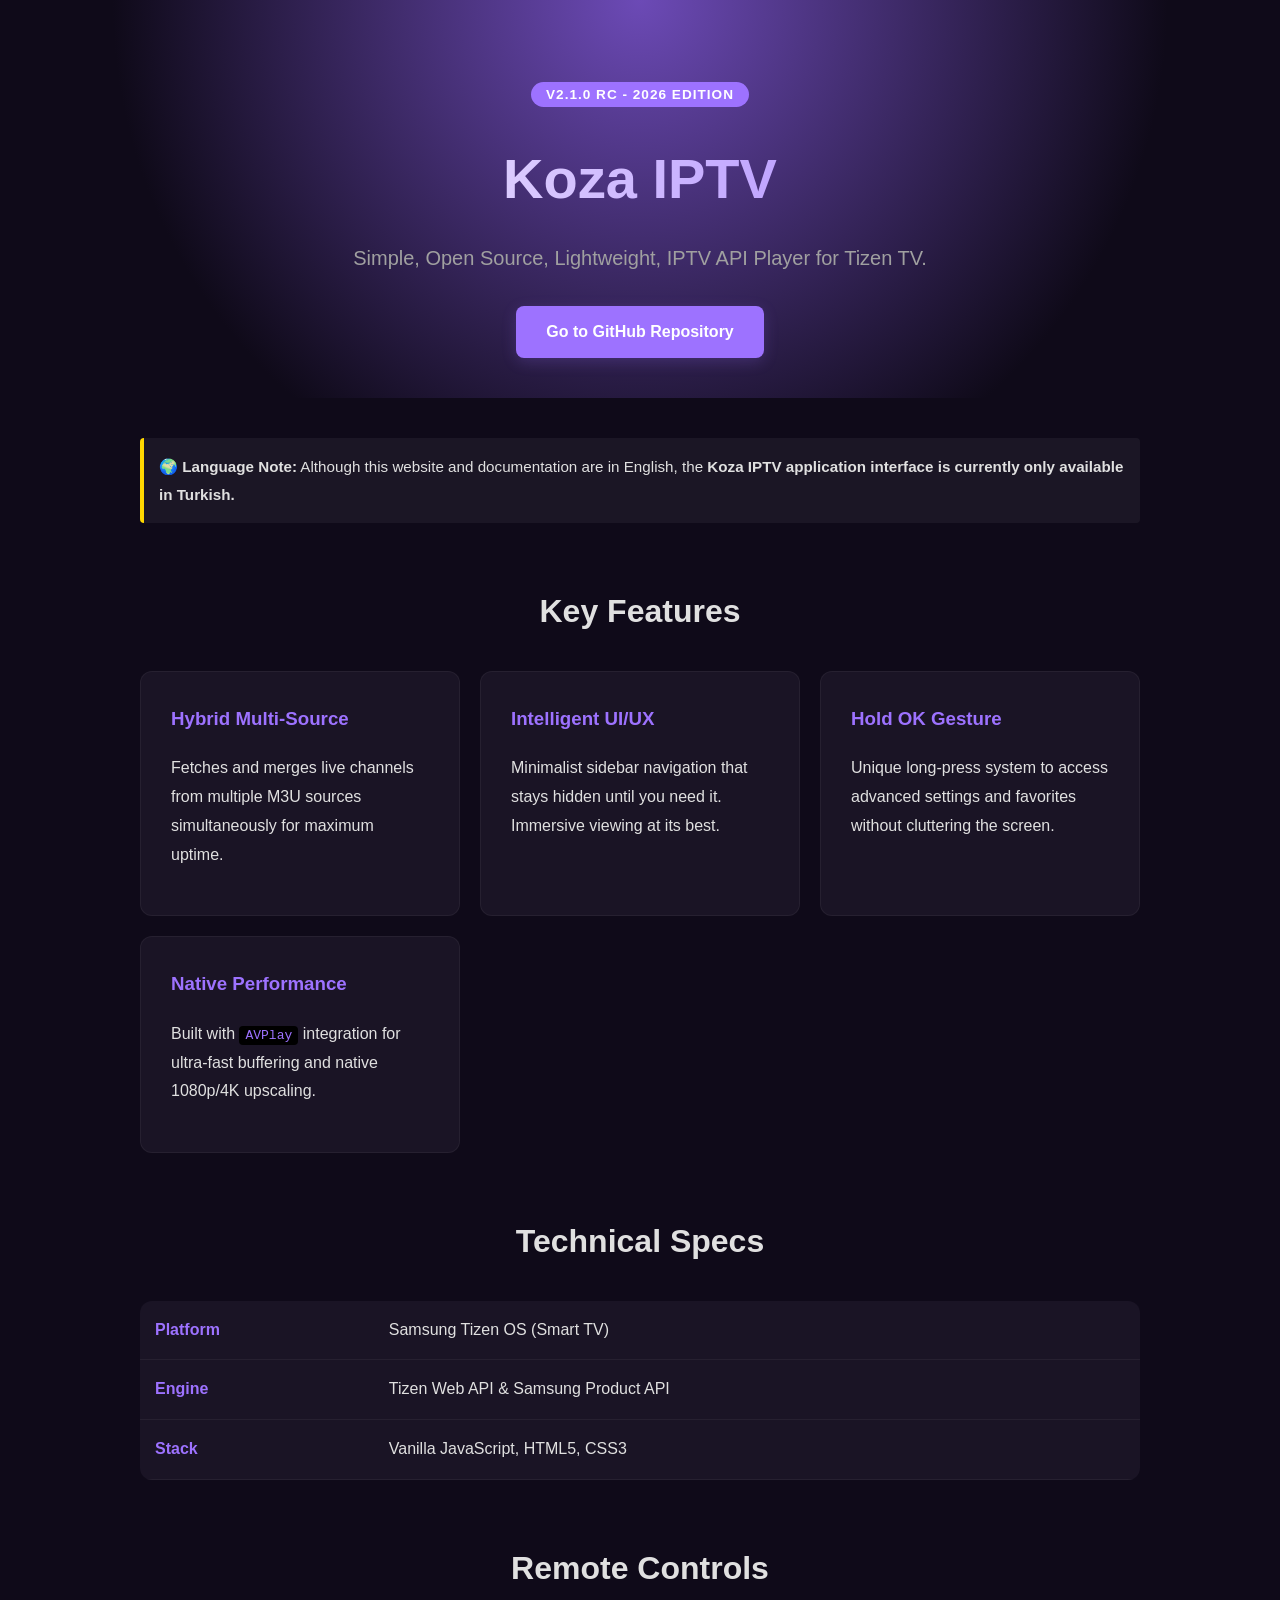
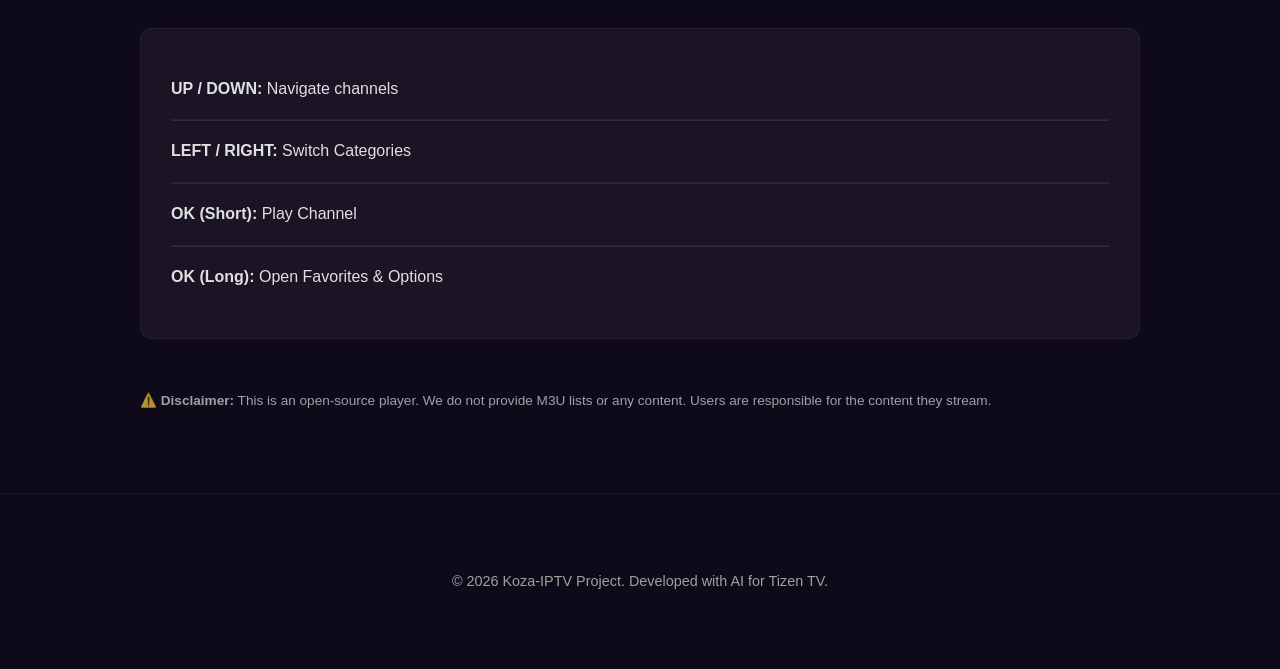
<file: docs/index.html>
<!DOCTYPE html>
<html lang="en">
<head>
    <meta charset="UTF-8">
    <meta name="viewport" content="width=device-width, initial-scale=1.0">
    <title>Koza IPTV | For Tizen TV </title>
    <style>
        :root {
            --bg-color: #0f0a19;
            --card-bg: #1a1425;
            --primary-purple: #9d72ff;
            --secondary-purple: #6c4ab6;
            --text-main: #e0e0e0;
            --text-dim: #a0a0a0;
            --accent-glow: rgba(157, 114, 255, 0.2);
        }

        body {
            font-family: 'Inter', -apple-system, BlinkMacSystemFont, sans-serif;
            margin: 0;
            background-color: var(--bg-color);
            color: var(--text-main);
            line-height: 1.8;
        }

        .container {
            max-width: 1000px;
            margin: 0 auto;
            padding: 0 20px;
        }

        
        header {
            padding: 80px 0 40px;
            text-align: center;
            background: radial-gradient(circle at top, var(--secondary-purple) 0%, var(--bg-color) 70%);
        }

        .badge {
            background: var(--primary-purple);
            color: white;
            padding: 5px 15px;
            border-radius: 20px;
            font-size: 0.85rem;
            font-weight: bold;
            text-transform: uppercase;
            letter-spacing: 1px;
        }

        h1 {
            font-size: 3.5rem;
            margin: 20px 0 10px;
            background: linear-gradient(to right, #fff, var(--primary-purple));
            -webkit-background-clip: text;
            -webkit-text-fill-color: transparent;
        }

        .tagline {
            font-size: 1.25rem;
            color: var(--text-dim);
            max-width: 700px;
            margin: 0 auto 30px;
        }

        .btn-group {
            display: flex;
            gap: 15px;
            justify-content: center;
            margin-top: 20px;
        }

        .btn {
            padding: 12px 30px;
            border-radius: 8px;
            text-decoration: none;
            font-weight: 600;
            transition: all 0.3s ease;
        }

        .btn-primary {
            background-color: var(--primary-purple);
            color: white;
            box-shadow: 0 4px 15px var(--accent-glow);
        }

        .btn-primary:hover {
            transform: translateY(-2px);
            background-color: #b08dff;
        }

        /* Lang Alert */
        .lang-notice {
            background: rgba(255, 255, 255, 0.05);
            border-left: 4px solid #ffd700;
            padding: 15px;
            margin: 40px 0;
            border-radius: 4px;
            font-size: 0.95rem;
        }

        /* Grid Sections */
        .section-title {
            text-align: center;
            margin: 60px 0 30px;
            font-size: 2rem;
        }

        .features-grid {
            display: grid;
            grid-template-columns: repeat(auto-fit, minmax(300px, 1fr));
            gap: 20px;
        }

        .card {
            background: var(--card-bg);
            padding: 30px;
            border-radius: 12px;
            border: 1px solid rgba(255,255,255,0.05);
            transition: border 0.3s;
        }

        .card:hover {
            border-color: var(--primary-purple);
        }

        .card h3 {
            margin-top: 0;
            color: var(--primary-purple);
        }


        .specs-table {
            width: 100%;
            border-collapse: collapse;
            margin: 20px 0;
            background: var(--card-bg);
            border-radius: 12px;
            overflow: hidden;
        }

        .specs-table td, .specs-table th {
            padding: 15px;
            border-bottom: 1px solid rgba(255,255,255,0.05);
            text-align: left;
        }

        .specs-table th { color: var(--primary-purple); }

        footer {
            text-align: center;
            padding: 60px 0;
            color: var(--text-dim);
            font-size: 0.9rem;
            border-top: 1px solid rgba(255,255,255,0.05);
            margin-top: 80px;
        }

        code {
            background: #000;
            padding: 2px 6px;
            border-radius: 4px;
            color: var(--primary-purple);
        }
    </style>
</head>
<body>

<header>
    <div class="container">
        <span class="badge">v2.1.0 RC - 2026 Edition</span>
        <h1>Koza IPTV</h1>
        <p class="tagline">Simple, Open Source, Lightweight, IPTV API Player for Tizen TV.</p>
        
        <div class="btn-group">
            <a href="https://github.com/kkoozzaa/Koza-IPTV" class="btn btn-primary">Go to GitHub Repository</a>
        </div>
    </div>
</header>

<main class="container">
    
    <div class="lang-notice">
        <strong>🌍 Language Note:</strong> Although this website and documentation are in English, the <strong>Koza IPTV application interface is currently only available in Turkish.</strong>
    </div>

    <section id="features">
        <h2 class="section-title">Key Features</h2>
        <div class="features-grid">
            <div class="card">
                <h3>Hybrid Multi-Source</h3>
                <p>Fetches and merges live channels from multiple M3U sources simultaneously for maximum uptime.</p>
            </div>
            <div class="card">
                <h3>Intelligent UI/UX</h3>
                <p>Minimalist sidebar navigation that stays hidden until you need it. Immersive viewing at its best.</p>
            </div>
            <div class="card">
                <h3>Hold OK Gesture</h3>
                <p>Unique long-press system to access advanced settings and favorites without cluttering the screen.</p>
            </div>
            <div class="card">
                <h3>Native Performance</h3>
                <p>Built with <code>AVPlay</code> integration for ultra-fast buffering and native 1080p/4K upscaling.</p>
            </div>
        </div>
    </section>

    <section id="technical">
        <h2 class="section-title">Technical Specs</h2>
        <table class="specs-table">
            <tr>
                <th>Platform</th>
                <td>Samsung Tizen OS (Smart TV)</td>
            </tr>
            <tr>
                <th>Engine</th>
                <td>Tizen Web API & Samsung Product API</td>
            </tr>
            <tr>
                <th>Stack</th>
                <td>Vanilla JavaScript, HTML5, CSS3</td>
            </tr>
        </table>
    </section>

    <section id="controls">
        <h2 class="section-title">Remote Controls</h2>
        <div class="card">
            <p><strong>UP / DOWN:</strong> Navigate channels</p>
            <hr style="opacity: 0.1">
            <p><strong>LEFT / RIGHT:</strong> Switch Categories</p>
            <hr style="opacity: 0.1">
            <p><strong>OK (Short):</strong> Play Channel</p>
            <hr style="opacity: 0.1">
            <p><strong>OK (Long):</strong> Open Favorites & Options</p>
        </div>
    </section>

    <section id="disclaimer" style="margin-top: 50px; opacity: 0.7; font-size: 0.85rem;">
        <p><strong>⚠️ Disclaimer:</strong> This is an open-source player. We do not provide M3U lists or any content. Users are responsible for the content they stream.</p>
    </section>

</main>

<footer>
    <div class="container">
        <p>&copy; 2026 Koza-IPTV Project. Developed with AI for Tizen TV.</p>
    </div>
</footer>

</body>
</html>
</file>
